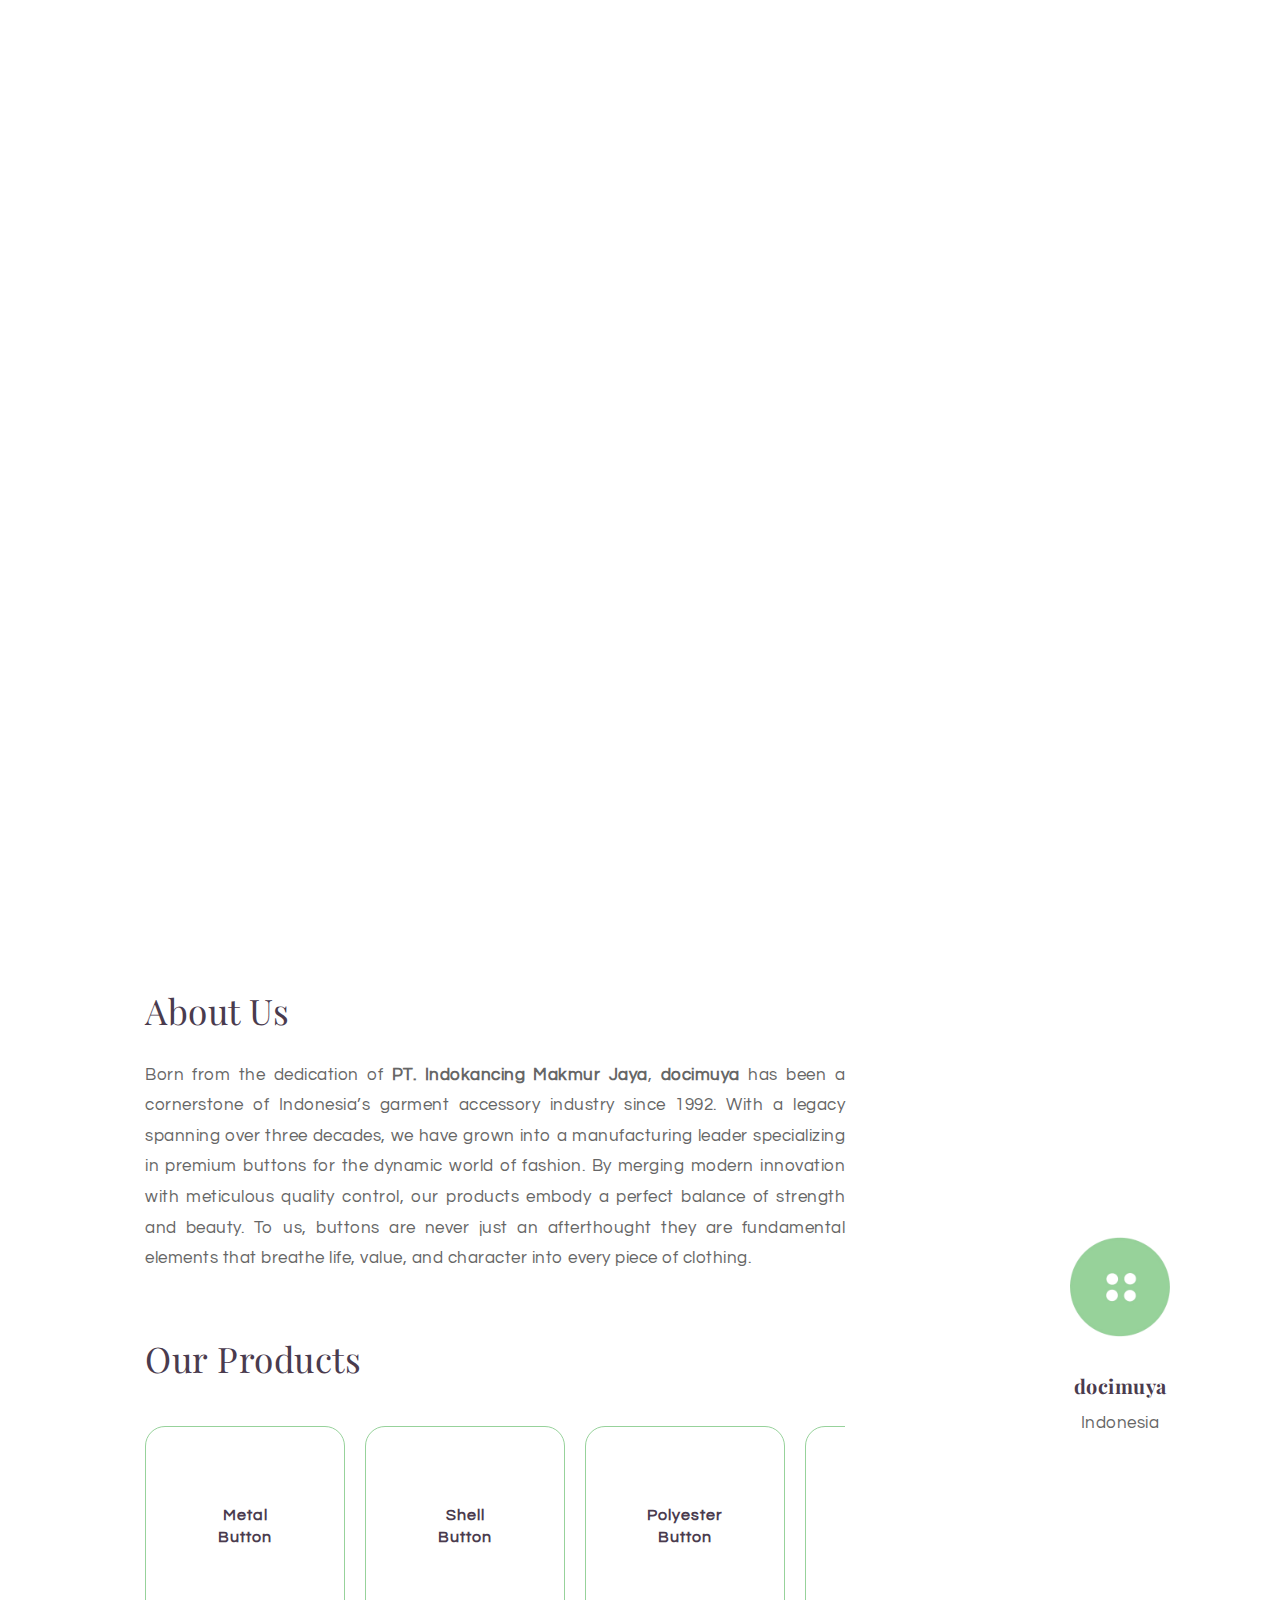
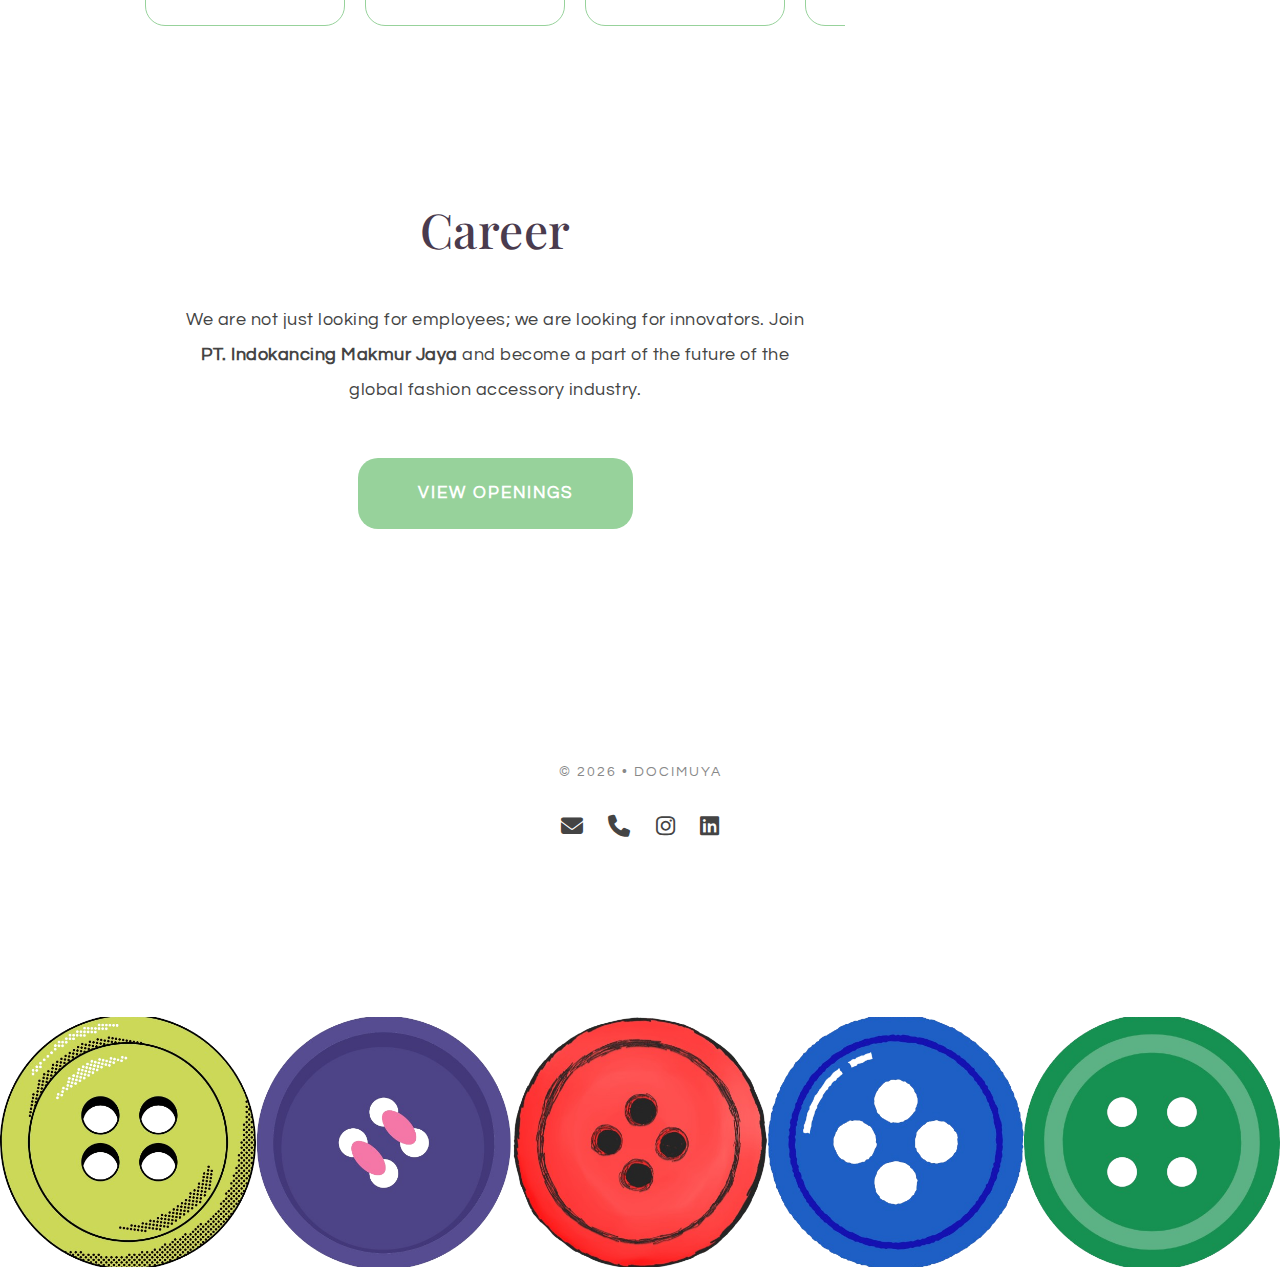
<file: index.html>
<!doctype html>
<html lang="id">
  <head>
    <meta charset="UTF-8" />
    <meta name="viewport" content="width=device-width, initial-scale=1.0" />
    <title>DOCIMUYA - PT. INDOKANCING MAKMUR JAYA</title>
    <link rel="preconnect" href="https://fonts.googleapis.com" />
    <link rel="preconnect" href="https://fonts.gstatic.com" crossorigin />
    <link
      href="https://fonts.googleapis.com/css2?family=Playfair+Display:ital,wght@0,400;0,600;1,400&family=Questrial&display=swap"
      rel="stylesheet"
    />
    <link
      rel="stylesheet"
      href="https://cdnjs.cloudflare.com/ajax/libs/font-awesome/6.5.1/css/all.min.css"
    />
    <link rel="stylesheet" href="css/index.css" />
  </head>
  <body>
    <nav>
      <a href="index.html" class="logo-container">
        <div class="logo-box">doci<br />muya</div>
      </a>

      <ul>
        <li>
          <a onclick="openNav()" class="menu-trigger">
            <img src="asset/11.png" alt="Menu" />
          </a>
        </li>
      </ul>
    </nav>

    <header id="dynamic-header"></header>

    <div id="myNav" class="overlay">
      <a href="javascript:void(0)" class="closebtn" onclick="closeNav()"
        >&times;</a
      >
      <div class="overlay-content">
        <a href="index.html">Home</a>
        <a href="product.html">Product</a>
        <a href="career.html">Career</a>
      </div>
    </div>

    <main>
      <div id="splash-screen">
        <div class="splash-buttons-row">
          <img src="asset/2.png" class="splash-btn-img" />
          <img src="asset/1.png" class="splash-btn-img" />
          <img src="asset/3.png" class="splash-btn-img" />
        </div>
      </div>

      <div id="content">
        <article class="card">
          <h2>About Us</h2>
          <p>
            Born from the dedication of
            <strong>PT. Indokancing Makmur Jaya</strong>,
            <strong>docimuya</strong>
            has been a cornerstone of Indonesia’s garment accessory industry
            since 1992. With a legacy spanning over three decades, we have grown
            into a manufacturing leader specializing in premium buttons for the
            dynamic world of fashion. By merging modern innovation with
            meticulous quality control, our products embody a perfect balance of
            strength and beauty. To us, buttons are never just an afterthought
            they are fundamental elements that breathe life, value, and
            character into every piece of clothing.
          </p>
        </article>

        <article class="card">
          <h2>Our Products</h2>
          <div class="product-scroll-container">
            <div class="product-card">
              <h3>Metal<br />Button</h3>
            </div>
            <div class="product-card">
              <h3>Shell<br />Button</h3>
            </div>
            <div class="product-card">
              <h3>Polyester<br />Button</h3>
            </div>
            <div class="product-card">
              <h3>Resin<br />Button</h3>
            </div>
            <div class="product-card">
              <h3>Wooden<br />Button</h3>
            </div>
            <div class="see-all-card">
              <a href="product.html" class="see-all-btn">
                See All <i class="fa-solid fa-arrow-right"></i>
              </a>
            </div>
          </div>
        </article>

        <article class="career-showcase">
          <div class="career-inner">
            <h2>Career</h2>
            <p>
              We are not just looking for employees; we are looking for
              innovators. Join <strong>PT. Indokancing Makmur Jaya</strong> and
              become a part of the future of the global fashion accessory
              industry.
            </p>
            <a href="carier.html" class="glass-btn"> View Openings </a>
          </div>
        </article>
      </div>

      <aside>
        <article class="card profile">
          <figure>
            <img src="asset/11.png" />
          </figure>
          <h3>docimuya</h3>
          <p>Indonesia</p>
        </article>
      </aside>
    </main>

    <footer>
      <p>&#169; 2026 &bull; docimuya</p>
      <div class="social-icons">
        <i class="fa-solid fa-envelope"></i>
        <i class="fa-solid fa-phone"></i>
        <i class="fa-brands fa-instagram"></i>
        <i class="fa-brands fa-linkedin"></i>
      </div>

      <div class="footer-img">
        <img src="asset/2.png" />
        <img src="asset/1.png" />
        <img src="asset/3.png" />
        <img src="asset/9.png" />
        <img src="asset/4.png" />
      </div>
    </footer>

    <script src="js/index.js"></script>
  </body>
</html>
</file>
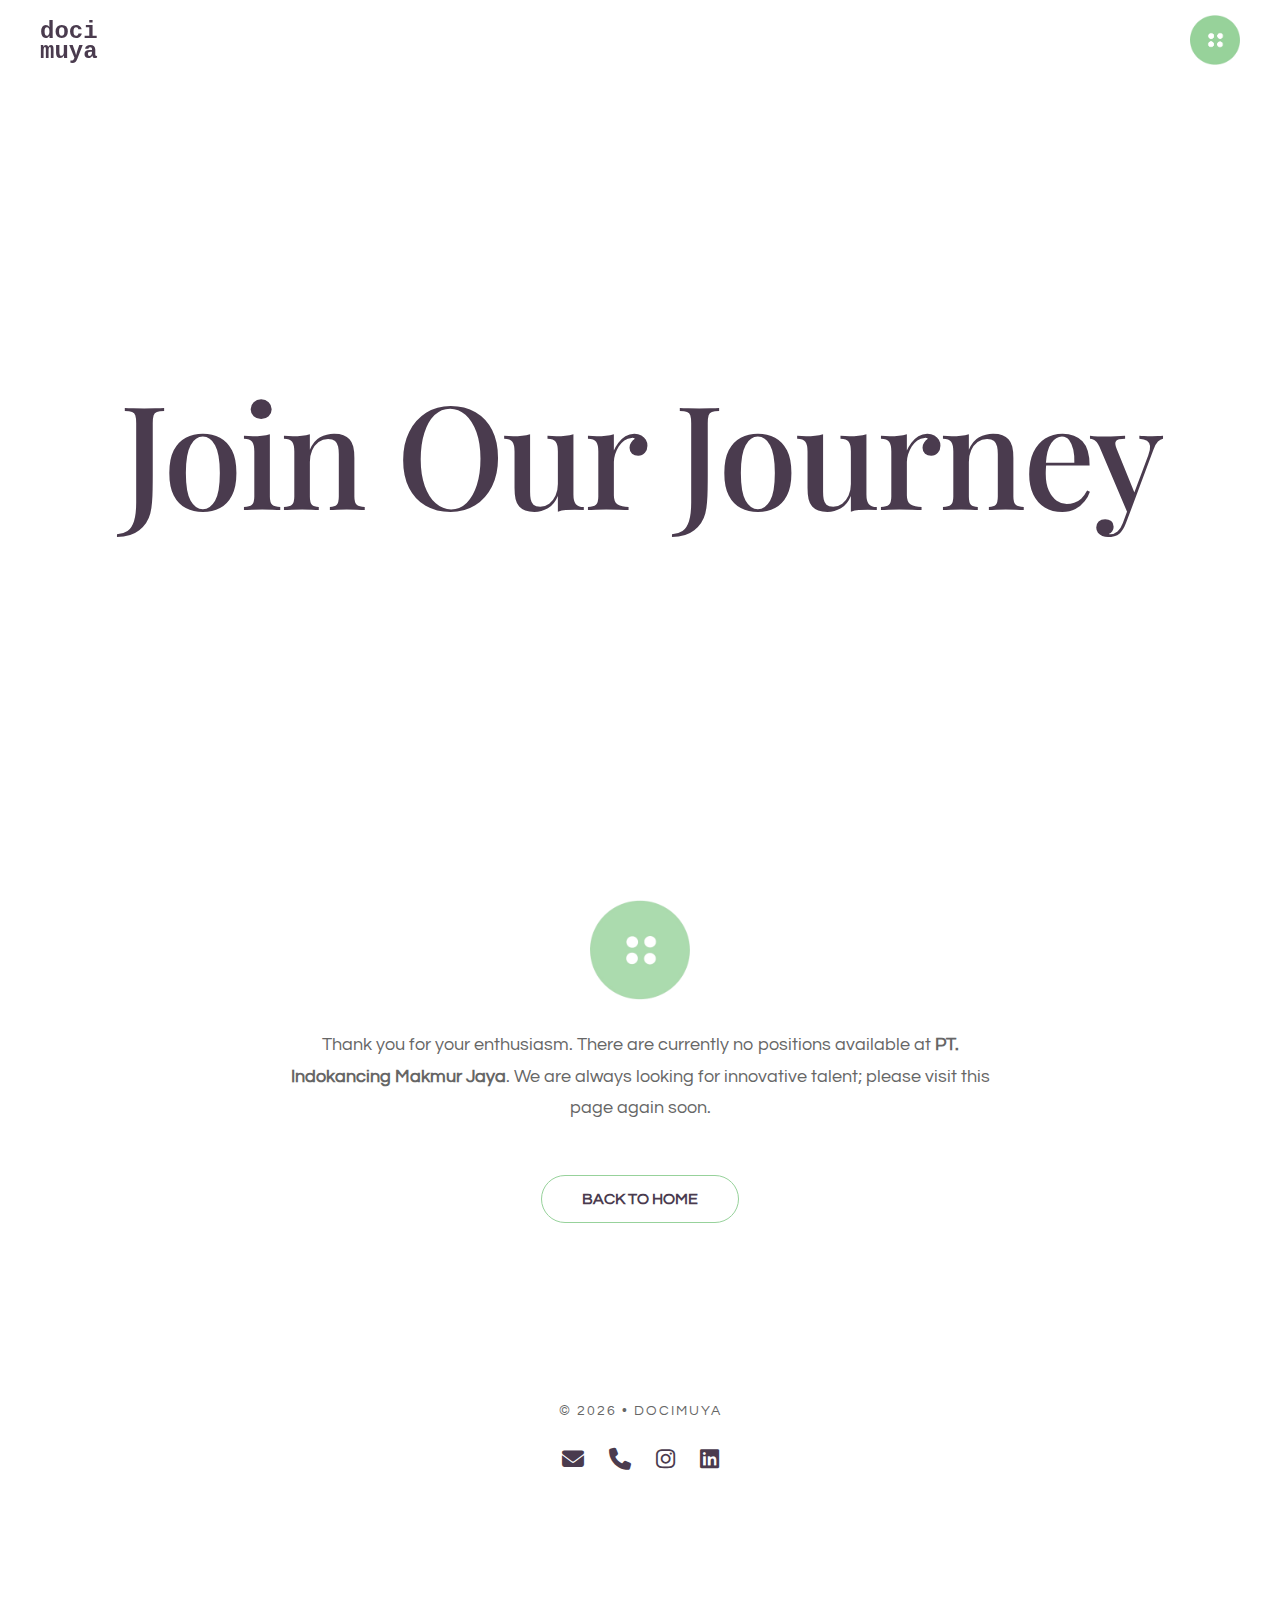
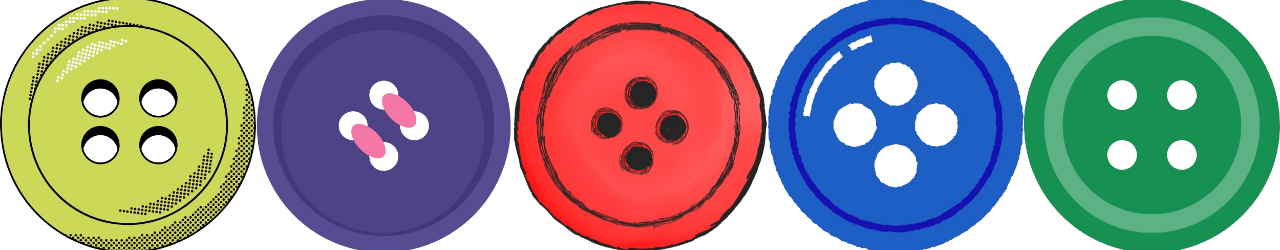
<file: career.html>
<!doctype html>
<html lang="id">
  <head>
    <meta charset="UTF-8" />
    <meta name="viewport" content="width=device-width, initial-scale=1.0" />
    <title>DOCIMUYA - PT. INDOKANCING MAKMUR JAYA</title>
    <link rel="preconnect" href="https://fonts.googleapis.com" />
    <link rel="preconnect" href="https://fonts.gstatic.com" crossorigin />
    <link
      href="https://fonts.googleapis.com/css2?family=Playfair+Display:wght@400;600&family=Questrial&display=swap"
      rel="stylesheet"
    />
    <link
      rel="stylesheet"
      href="https://cdnjs.cloudflare.com/ajax/libs/font-awesome/6.5.1/css/all.min.css"
    />
    <link rel="stylesheet" href="css/career.css" />
  </head>
  <body>
    <nav>
      <a href="index.html" style="text-decoration: none"
        ><div class="logo-box">doci<br />muya</div></a
      >
      <div class="menu-trigger" onclick="openNav()">
        <img src="asset/11.png" alt="Menu" />
      </div>
    </nav>

    <div id="myNav" class="overlay">
      <a href="javascript:void(0)" class="closebtn" onclick="closeNav()"
        >&times;</a
      >
      <div class="overlay-content">
        <a href="index.html">Home</a>
        <a href="product.html">Product</a>
        <a href="career.html">Career</a>
      </div>
    </div>

    <main>
      <div class="full-screen-header">
        <h2>Join Our Journey</h2>
      </div>

      <div class="content-area">
        <img src="asset/11.png" class="empty-icon" alt="Icon" />
        <p style="font-size: 1.1rem; line-height: 1.8; color: #666">
          Thank you for your enthusiasm. There are currently no positions
          available at <strong>PT. Indokancing Makmur Jaya</strong>. We are
          always looking for innovative talent; please visit this page again
          soon.
        </p>
        <a href="index.html" class="back-btn">Back to Home</a>
      </div>
    </main>

    <footer>
      <p>&#169; 2026 &bull; docimuya</p>
      <div class="social-icons">
        <i class="fa-solid fa-envelope"></i>
        <i class="fa-solid fa-phone"></i>
        <i class="fa-brands fa-instagram"></i>
        <i class="fa-brands fa-linkedin"></i>
      </div>
      <div class="footer-img">
        <img src="asset/2.png" />
        <img src="asset/1.png" />
        <img src="asset/3.png" />
        <img src="asset/9.png" />
        <img src="asset/4.png" />
      </div>
    </footer>

    <script src="js/index.js"></script>
  </body>
</html>
</file>
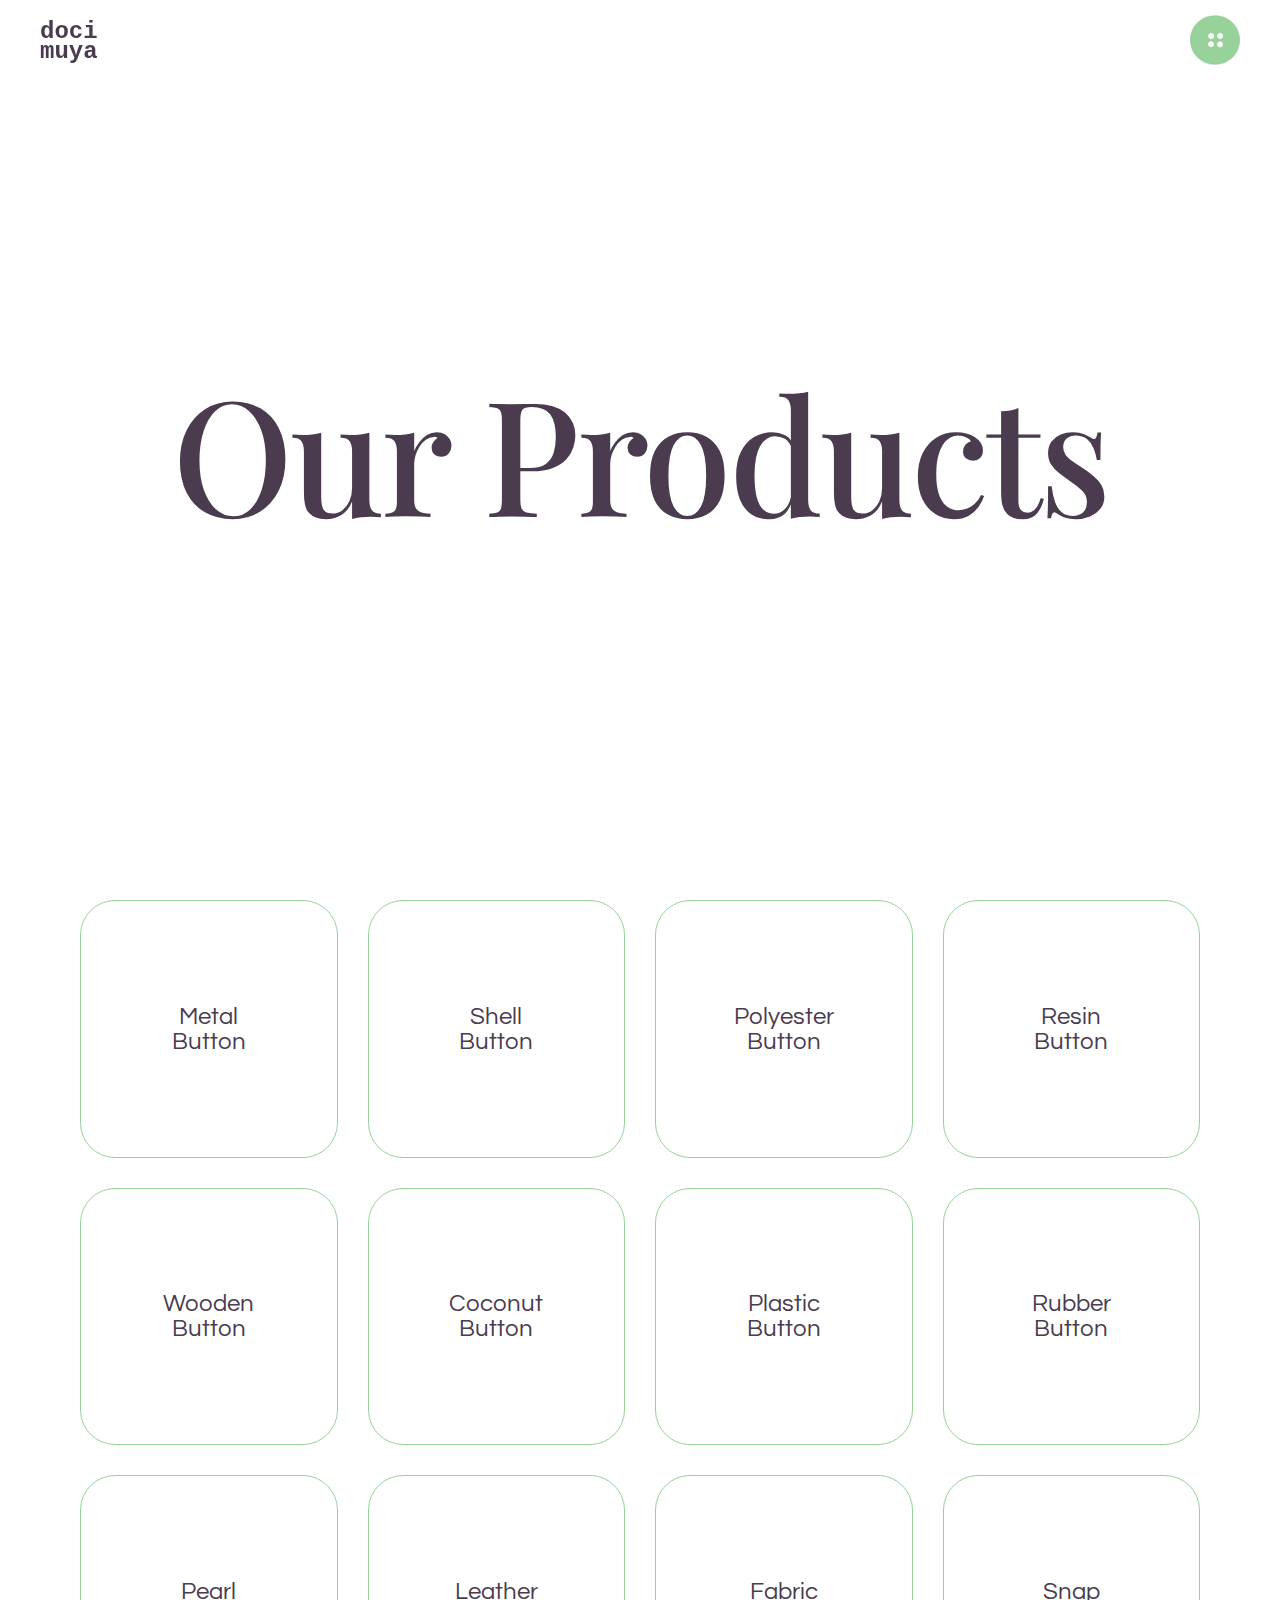
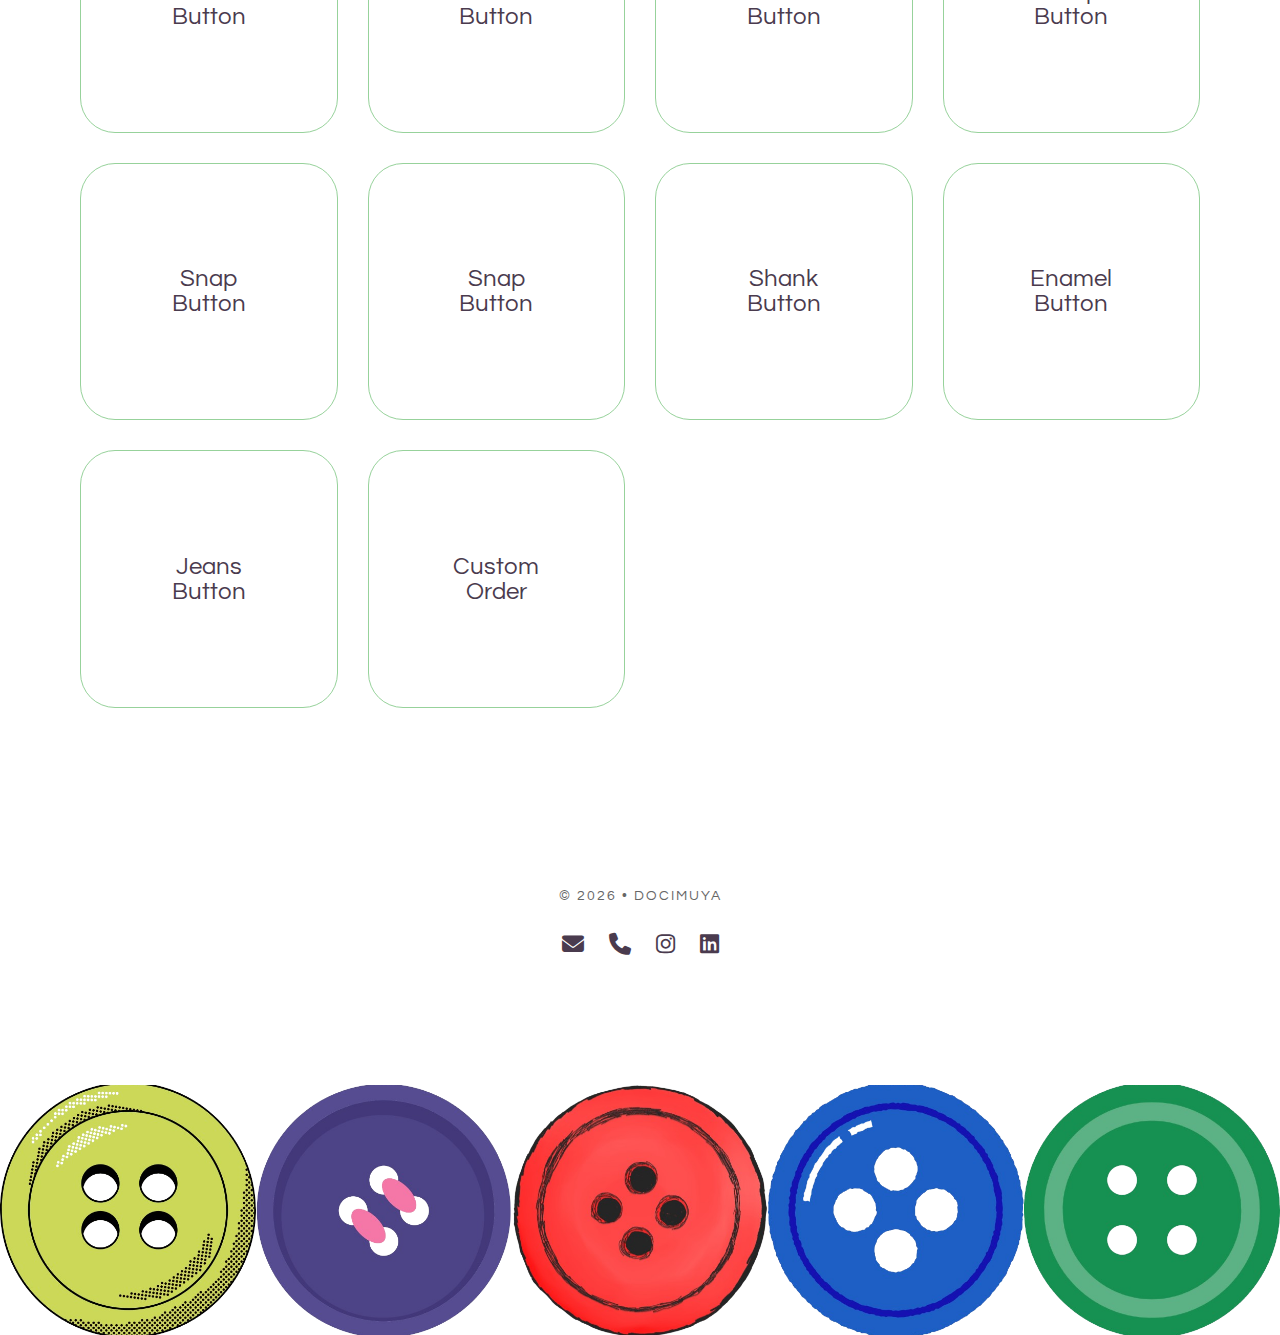
<file: product.html>
<!doctype html>
<html lang="id">
  <head>
    <meta charset="UTF-8" />
    <meta name="viewport" content="width=device-width, initial-scale=1.0" />
    <title>DOCIMUYA - PT. INDOKANCING MAKMUR JAYA</title>
    <link rel="preconnect" href="https://fonts.googleapis.com" />
    <link rel="preconnect" href="https://fonts.gstatic.com" crossorigin />
    <link
      href="https://fonts.googleapis.com/css2?family=Playfair+Display:wght@400;600&family=Questrial&display=swap"
      rel="stylesheet"
    />
    <link
      rel="stylesheet"
      href="https://cdnjs.cloudflare.com/ajax/libs/font-awesome/6.5.1/css/all.min.css"
    />
    <link rel="stylesheet" href="css/product.css" />
  </head>
  <body>
    <nav>
      <a href="index.html" style="text-decoration: none"
        ><div class="logo-box">doci<br />muya</div></a
      >
      <div class="menu-trigger" onclick="openNav()">
        <img src="asset/11.png" alt="Menu" />
      </div>
    </nav>

    <div id="myNav" class="overlay">
      <a href="javascript:void(0)" class="closebtn" onclick="closeNav()"
        >&times;</a
      >
      <div class="overlay-content">
        <a href="index.html">Home</a>
        <a href="product.html">Product</a>
        <a href="career.html">Career</a>
      </div>
    </div>

    <main>
      <div class="full-screen-header">
        <h2>Our Products</h2>
      </div>

      <div class="content-area">
        <div class="product-grid">
          <div class="product-card">
            <h3>Metal<br />Button</h3>
          </div>
          <div class="product-card">
            <h3>Shell<br />Button</h3>
          </div>
          <div class="product-card">
            <h3>Polyester<br />Button</h3>
          </div>
          <div class="product-card">
            <h3>Resin<br />Button</h3>
          </div>
          <div class="product-card">
            <h3>Wooden<br />Button</h3>
          </div>
          <div class="product-card">
            <h3>Coconut<br />Button</h3>
          </div>
          <div class="product-card">
            <h3>Plastic<br />Button</h3>
          </div>
          <div class="product-card">
            <h3>Rubber<br />Button</h3>
          </div>
          <div class="product-card">
            <h3>Pearl<br />Button</h3>
          </div>
          <div class="product-card">
            <h3>Leather<br />Button</h3>
          </div>
          <div class="product-card">
            <h3>Fabric<br />Button</h3>
          </div>
          <div class="product-card">
            <h3>Snap<br />Button</h3>
          </div>
          <div class="product-card">
            <h3>Snap<br />Button</h3>
          </div>
          <div class="product-card">
            <h3>Snap<br />Button</h3>
          </div>
          <div class="product-card">
            <h3>Shank<br />Button</h3>
          </div>
          <div class="product-card">
            <h3>Enamel<br />Button</h3>
          </div>
          <div class="product-card">
            <h3>Jeans<br />Button</h3>
          </div>
          <div class="product-card">
            <h3>Custom<br />Order</h3>
          </div>
        </div>
      </div>
    </main>

    <footer>
      <p>&#169; 2026 &bull; docimuya</p>
      <div class="social-icons">
        <i class="fa-solid fa-envelope"></i>
        <i class="fa-solid fa-phone"></i>
        <i class="fa-brands fa-instagram"></i>
        <i class="fa-brands fa-linkedin"></i>
      </div>
      <div class="footer-img">
        <img src="asset/2.png" />
        <img src="asset/1.png" />
        <img src="asset/3.png" />
        <img src="asset/9.png" />
        <img src="asset/4.png" />
      </div>
    </footer>

    <script src="js/index.js"></script>
  </body>
</html>
</file>
<file: css/index.css>
:root {
  --bg-color: #ffffff;
  --text-main: #444444;
  --text-p: #666;
  --text-heading: #4a3b4e;
  --accent-green: #97d29b;
}

* {
  box-sizing: border-box;
}

body {
  margin: 0;
  padding: 0;
  background-color: var(--bg-color);
  color: var(--text-main);
  font-family: "Questrial", sans-serif;
  font-size: 17px;
  line-height: 1.8;
  letter-spacing: 0.5px;
}

#splash-screen {
  position: fixed;
  top: 0;
  left: 0;
  width: 100%;
  height: 100%;
  background-color: var(--bg-color);
  display: flex;
  justify-content: center;
  align-items: center;
  z-index: 10000;
  transition:
    opacity 1s cubic-bezier(0.4, 0, 0.2, 1),
    visibility 1s;
}

.splash-buttons-row {
  display: flex;
  gap: 30px;
  align-items: center;
}

.splash-btn-img {
  width: 60px;
  height: 60px;
  object-fit: contain;
  opacity: 0;
  transform: scale(0.5);
  animation: buttonAppear 0.6s ease-out forwards;
}

.splash-btn-img:nth-child(1) {
  animation-delay: 0.3s;
}
.splash-btn-img:nth-child(2) {
  animation-delay: 0.6s;
}
.splash-btn-img:nth-child(3) {
  animation-delay: 0.9s;
}

@keyframes buttonAppear {
  0% {
    opacity: 0;
    transform: scale(0.5) translateY(10px);
  }
  100% {
    opacity: 1;
    transform: scale(1) translateY(0);
  }
}

.splash-hidden {
  opacity: 0;
  visibility: hidden;
}

h2,
h3 {
  font-family: "Playfair Display", serif;
  color: var(--text-heading);
}

nav {
  position: fixed;
  top: 0;
  width: 100%;
  padding: 15px 40px;
  z-index: 100;
  display: flex;
  justify-content: space-between;
  align-items: center;
  transition: 0.3s;
  background: transparent;
}

.logo-container {
  text-decoration: none !important;
  outline: none;
  display: inline-block;
}

.logo-box {
  background-color: transparent;
  color: var(--text-heading) !important;
  font-family: "Courier New", Courier, monospace;
  font-size: 1.5rem;
  font-weight: 900;
  text-transform: lowercase;
  text-decoration: none !important;
  border: none !important;
  line-height: 0.8;
  width: 80px;
  height: 80px;
  display: flex;
  flex-direction: column;
  justify-content: center;
  align-items: center;
  text-align: center;
  box-sizing: border-box;
}

/* --- BUTTON PROFILE DI NAV --- */
.nav-profile-btn {
  text-decoration: none;
  display: inline-block;
  padding: 10px 25px;
  border: 1px solid var(--text-heading); /* Garis pinggir tipis */
  border-radius: 50px; /* Bentuk lonjong (Pill shape) */
  color: var(--text-heading);
  font-family: "Questrial", sans-serif;
  font-weight: 600;
  font-size: 0.9rem;
  transition: all 0.3s ease;
  background-color: transparent;
}

.nav-profile-btn:hover {
  background-color: var(--accent-green);
  border-color: var(--accent-green);
  color: var(--bg-color);
  transform: translateY(-2px);
  box-shadow: 0 5px 15px rgba(151, 210, 155, 0.4);
}

nav ul {
  display: flex;
  gap: 20px;
  align-items: center;
  list-style: none;
  margin: 0;
  padding: 0;
}

nav ul {
  display: flex;
  gap: 30px;
  list-style: none;
  margin: 0;
  padding: 0;
}

.menu-trigger {
  display: inline-block;
  width: 50px;
  height: 50px;
  cursor: pointer;
}

.menu-trigger img {
  width: 100%;
  height: 100%;
  object-fit: contain;
}

header {
  position: relative;
  height: 100vh;
  min-height: 400px;
  overflow: hidden;
  background-color: var(--bg-color);
  background-image: radial-gradient(#86d28b 0.5px, transparent 0.5px);
  background-size: 20px 20px;
}

.floating-img {
  position: absolute;
  border-radius: 50%;
  transition: transform 0.1s;
  will-change: top, left;
}

.overlay {
  height: 100%;
  width: 0;
  position: fixed;
  z-index: 9999;
  top: 0;
  right: 0;
  background: var(--bg-color);
  overflow-x: hidden;
  transition: 0.5s cubic-bezier(0.77, 0, 0.175, 1);
  display: flex;
  flex-direction: column;
  justify-content: center;
  align-items: center;
  text-align: center;
}

.overlay a {
  padding: 10px;
  text-decoration: none;
  font-size: 24px;
  font-family: "Questrial", serif;
  color: var(--text-heading);
  display: block;
  transition: 0.3s;
}

.overlay .closebtn {
  position: absolute;
  top: 20px;
  right: 45px;
  font-size: 50px;
  font-family: "Questrial", sans-serif;
  cursor: pointer;
}

main {
  width: 100%;
  margin: 0;
  padding-left: 30px;
  padding-right: 0;
  background-color: var(--bg-color);
  display: flex;
  justify-content: space-between;
  align-items: flex-start;
  gap: 0;
}

#content {
  flex: 1;
  max-width: 800px;
  margin-left: auto;
  margin-right: auto;
  display: flex;
  flex-direction: column;
  padding: 50px;
}

.card {
  background: transparent;
  padding: 0;
  border: none;
  box-shadow: none;
}

.card h2 {
  font-size: 2.2rem;
  margin-bottom: 1rem;
  font-weight: 400;
}

.card p {
  color: var(--text-p);
  margin-bottom: 1.5rem;
  text-align: justify;
}

.product-scroll-container {
  display: flex;
  overflow-x: auto;
  gap: 20px;
  padding: 20px 0;
  scroll-behavior: smooth;
  scrollbar-width: none;
}

.product-scroll-container::-webkit-scrollbar {
  display: none;
}

.product-card {
  min-width: 200px;
  height: 200px;
  flex: 0 0 auto;
  background-color: var(--bg-color);
  border: 1px solid var(--accent-green);
  border-radius: 20px;
  display: flex;
  flex-direction: column;
  justify-content: center;
  align-items: center;
  text-align: center;
  padding: 20px;
  transition: all 0.3s ease;
  cursor: pointer;
}

.product-card:hover {
  transform: translateY(-5px);
  box-shadow: 0 5px 15px rgba(0, 0, 0, 0.05);
}

/* Gaya Teks di Dalam Kartu */
.product-card h3 {
  font-family: "Questrial", sans-serif;
  font-size: 1rem;
  color: var(--text-heading);
  margin: 0;
  line-height: 1.4;
  letter-spacing: 1px;
}

.see-all-card {
  min-width: 150px;
  display: flex;
  justify-content: center;
  align-items: center;
}

.see-all-btn {
  text-decoration: none;
  color: var(--text-heading);
  font-weight: 600;
  font-size: 0.9rem;
  text-transform: uppercase;
  letter-spacing: 1px;
}

.career-showcase {
  padding: 100px 40px;
  background-color: var(--bg-color);
  display: flex;
  justify-content: center;
  align-items: center;
  border-radius: 20px;
}

.career-inner {
  max-width: 700px;
  text-align: center;
}

.career-inner h2 {
  font-size: 3rem;
  margin-bottom: 30px;
  font-weight: 500;
}

.career-inner p {
  font-size: 1.1rem;
  color: var(--text-main);
  margin-bottom: 50px;
  line-height: 2;
  text-align: center !important;
}

.glass-btn {
  display: inline-block;
  padding: 20px 60px;
  background-color: var(--accent-green);
  color: var(--bg-color) !important;
  text-decoration: none !important;
  font-family: "Questrial", sans-serif;
  font-weight: 600;
  letter-spacing: 2px;
  text-transform: uppercase;
  border-radius: 20px;
  transition: all 0.4s ease;
}

.glass-btn:hover {
  background-color: transparent;
  color: var(--text-heading) !important;
  box-shadow: 0 10px 30px rgba(0, 0, 0, 0.1);
  transform: translateY(-3px);
}

aside {
  position: sticky;
  top: 0;
  right: 0;
  height: 100vh;
  width: 320px;
  background-color: var(--bg-color);
  flex-shrink: 0;
}

aside h3 {
  margin-bottom: 5px;
}

aside p {
  margin-top: 0;
}

.profile {
  height: 100%;
  display: flex;
  flex-direction: column;
  justify-content: center;
  align-items: center;
  text-align: center;
}

.profile figure {
  margin: 0;
  padding: 0;
}

.profile img {
  width: 100px;
  height: 100px;
  object-fit: cover;
}

footer {
  text-align: center;
  padding: 80px 0 0 0;
  background-color: var(--bg-color);
  display: flex;
  flex-direction: column;
  align-items: center;
  gap: 30px;
}

footer p {
  margin: 0;
  font-size: 0.9rem;
  color: #888;
  letter-spacing: 2px;
  text-transform: uppercase;
}

.social-icons {
  display: flex;
  gap: 25px;
  justify-content: center;
  align-items: center;
}

.social-icons i {
  font-size: 22px;
  padding-bottom: 100px;
}

.footer-img {
  display: flex;
  width: 100%;
  gap: 0;
  margin-top: 50px;
  overflow: hidden;
}

.footer-img img {
  flex: 1;
  height: 250px;
  width: 20%;
  object-fit: cover;
  transition: filter 0.3s;
}

/* =========================================
   RESPONSIVE MEDIA QUERIES
   (Tambahkan di bagian paling bawah file css)
   ========================================= */

/* Tablet & Laptop Kecil (Max Width 1024px) */
@media (max-width: 1024px) {
  main {
    padding-left: 0; /* Hapus padding kiri bawaan desktop */
  }

  #content {
    padding: 40px; /* Kurangi padding konten */
  }
}

/* Mobile & Tablet Portrait (Max Width 768px) */
@media (max-width: 768px) {
  /* 1. Ubah Layout Utama jadi Vertikal (Atas-Bawah) */
  main {
    flex-direction: column;
    width: 100%;
    padding: 0;
  }

  /* 2. Sesuaikan Header */
  nav {
    padding: 15px 20px; /* Navigasi lebih rapat ke pinggir */
  }

  /* 3. Konten Utama */
  #content {
    width: 100%;
    padding: 40px 20px; /* Beri jarak kiri-kanan agar teks tidak nempel layar */
    gap: 60px; /* Kurangi jarak antar artikel */
  }

  .card h2 {
    font-size: 2rem; /* Kecilkan judul artikel */
  }

  /* 4. Sidebar Profile (Pindah ke Bawah) */
  aside {
    width: 100%;
    height: auto; /* Tidak lagi full height */
    position: relative; /* Tidak lagi sticky */
    top: 0;
    padding: 60px 20px;
    background-color: #fafafa; /* Beri sedikit warna beda agar terpisah */
    border-top: 1px solid #eee;
  }

  /* 5. Splash Screen (Agar tidak kepotong di HP kecil) */
  .splash-buttons-row {
    gap: 15px;
  }

  .splash-btn-img {
    width: 45px;
    height: 45px;
  }

  /* 6. Footer Image */
  .footer-img img {
    height: 100px; /* Kurangi tinggi gambar footer */
  }

  /* 7. Career Section */
  .career-inner h2 {
    font-size: 2.2rem;
  }

  .glass-btn {
    padding: 15px 40px;
    width: 100%; /* Tombol jadi lebar penuh di HP */
    text-align: center;
  }
}

/* Mobile Kecil (Max Width 480px) */
@media (max-width: 480px) {
  /* Judul lebih kecil lagi */
  .card h2 {
    font-size: 1.8rem;
  }

  /* Sesuaikan text justify agar tidak bolong-bolong di layar sempit */
  .card p {
    text-align: left;
  }
}
</file>
<file: css/career.css>
:root {
  --bg-color: #ffffff;
  --text-heading: #4a3b4e;
  --accent-green: #97d29b;
  --text-p: #666;
}
* {
  box-sizing: border-box;
  margin: 0;
  padding: 0;
}
body {
  background-color: var(--bg-color);
  font-family: "Questrial", sans-serif;
  color: var(--text-p);
  overflow-x: hidden;
}

nav {
  position: fixed;
  top: 0;
  width: 100%;
  padding: 15px 40px;
  z-index: 100;
  display: flex;
  justify-content: space-between;
  align-items: center;
  background: transparent;
}
.logo-box {
  font-family: "Courier New", monospace;
  font-size: 1.5rem;
  font-weight: 900;
  color: var(--text-heading);
  text-align: center;
  line-height: 0.8;
}

.menu-trigger {
  width: 50px;
  cursor: pointer;
}
.menu-trigger img {
  width: 100%;
}

.overlay {
  height: 100%;
  width: 0;
  position: fixed;
  z-index: 9999;
  top: 0;
  right: 0;
  background-color: var(--bg-color);
  overflow-x: hidden;
  transition: 0.5s;
  display: flex;
  flex-direction: column;
  justify-content: center;
  align-items: center;
  text-align: center;
}

.overlay a {
  padding: 15px;
  text-decoration: none;
  font-size: 24px;
  color: var(--text-heading);
  display: block;
  transition: 0.3s;
  font-family: "Questrial", serif;
}

.overlay .closebtn {
  position: absolute;
  top: 20px;
  right: 45px;
  font-size: 60px;
  cursor: pointer;
}

main {
  width: 100%;
  display: flex;
  flex-direction: column;
  align-items: center;
}

.full-screen-header {
  height: 100vh;
  width: 100%;
  display: flex;
  justify-content: center;
  align-items: center;
}
.full-screen-header h2 {
  font-family: "Playfair Display", serif;
  font-size: clamp(3rem, 12vw, 9rem);
  color: var(--text-heading);
  font-weight: 500;
  text-align: center;
  letter-spacing: -3px;
  animation: fadeInUp 1.2s forwards;
}

.content-area {
  width: 100%;
  max-width: 800px;
  padding: 0 40px 100px 40px;
  text-align: center;
  display: flex;
  flex-direction: column;
  align-items: center;
}
.empty-icon {
  width: 100px;
  opacity: 0.8;
  margin-bottom: 30px;
}

.back-btn {
  padding: 15px 40px;
  border: 1px solid var(--accent-green);
  border-radius: 50px;
  text-decoration: none;
  color: var(--text-heading);
  font-weight: 600;
  text-transform: uppercase;
  transition: 0.3s;
  margin-top: 50px;
}
.back-btn:hover {
  background-color: var(--accent-green);
  color: var(--bg-color);
}

@keyframes fadeInUp {
  from {
    opacity: 0;
    transform: translateY(50px);
  }
  to {
    opacity: 1;
    transform: translateY(0);
  }
}

footer {
  padding: 80px 0 0 0;
  text-align: center;
  display: flex;
  flex-direction: column;
  align-items: center;
  gap: 30px;
  background: var(--bg-color);
}

footer p {
  margin: 0;
  font-size: 0.9rem;
  color: var(--text-p);
  letter-spacing: 2px;
  text-transform: uppercase;
}

.social-icons {
  display: flex;
  gap: 25px;
  font-size: 22px;
  color: var(--text-heading);
}

.footer-img {
  display: flex;
  width: 100%;
  margin-top: 100px;
}

.footer-img img {
  flex: 1;
  height: 250px;
  width: 20%;
  object-fit: cover;
}

@media (max-width: 1024px) {
  .content-area {
    padding: 0 30px 80px 30px;
    max-width: 90%;
  }
}

@media (max-width: 768px) {
  nav {
    padding: 15px 20px;
  }

  .full-screen-header {
    height: 70vh;
    padding: 0 20px;
  }
  .full-screen-header h2 {
    font-size: 3rem;
    letter-spacing: -1px;
  }

  .content-area {
    padding: 0 20px 60px 20px;
  }

  .empty-icon {
    width: 80px;
    margin-bottom: 20px;
  }

  .overlay .closebtn {
    right: 20px;
    top: 15px;
    font-size: 50px;
  }

  .footer-img {
    margin-top: 60px;
  }
  .footer-img img {
    height: 100px;
  }
}
</file>
<file: css/product.css>
:root {
  --bg-color: #ffffff;
  --text-heading: #4a3b4e;
  --accent-green: #97d29b;
  --text-p: #666;
}
* {
  box-sizing: border-box;
  margin: 0;
  padding: 0;
}
body {
  background-color: var(--bg-color);
  font-family: "Questrial", sans-serif;
  color: var(--text-p);
  overflow-x: hidden;
}

nav {
  position: fixed;
  top: 0;
  width: 100%;
  padding: 15px 40px;
  z-index: 100;
  display: flex;
  justify-content: space-between;
  align-items: center;
  background: transparent;
}
.logo-box {
  font-family: "Courier New", monospace;
  font-size: 1.5rem;
  font-weight: 900;
  color: var(--text-heading);
  text-align: center;
  line-height: 0.8;
}
.menu-trigger {
  width: 50px;
  cursor: pointer;
}
.menu-trigger img {
  width: 100%;
}

.overlay {
  height: 100%;
  width: 0;
  position: fixed;
  z-index: 9999;
  top: 0;
  right: 0;
  background-color: var(--bg-color);
  overflow-x: hidden;
  transition: 0.5s;
  display: flex;
  flex-direction: column;
  justify-content: center;
  align-items: center;
  text-align: center;
}
.overlay a {
  padding: 15px;
  text-decoration: none;
  font-size: 24px;
  color: var(--text-heading);
  display: block;
  transition: 0.3s;
  font-family: "Questrial", sans-serif;
}

.overlay .closebtn {
  position: absolute;
  top: 20px;
  right: 45px;
  font-size: 60px;
  cursor: pointer;
}

main {
  width: 100%;
  display: flex;
  flex-direction: column;
  align-items: center;
}

.full-screen-header {
  height: 100vh;
  width: 100%;
  display: flex;
  justify-content: center;
  align-items: center;
}
.full-screen-header h2 {
  font-family: "Playfair Display", serif;
  font-size: clamp(4rem, 15vw, 10rem);
  color: var(--text-heading);
  font-weight: 500;
  text-align: center;
  letter-spacing: -3px;
  animation: fadeInUp 1.2s forwards;
}

.content-area {
  width: 100%;
  max-width: 1200px;
  padding: 0 40px 100px 40px;
}

.product-grid {
  display: grid;
  grid-template-columns: repeat(4, 1fr);
  gap: 30px;
  width: 100%;
}

.product-card {
  background: var(--bg-color);
  border: 1px solid var(--accent-green);
  border-radius: 35px;
  aspect-ratio: 1/1;
  display: flex;
  justify-content: center;
  align-items: center;
  padding: 20px;
  transition: 0.4s;
  cursor: pointer;
  text-align: center;
}
.product-card:hover {
  transform: translateY(-10px);
  box-shadow: 0 15px 35px rgba(151, 210, 155, 0.2);
}
.product-card h3 {
  font-family: "Questrial", sans-serif;
  font-size: 1.5rem;
  color: var(--text-heading);
  font-weight: 500;
}

@keyframes fadeInUp {
  from {
    opacity: 0;
    transform: translateY(50px);
  }
  to {
    opacity: 1;
    transform: translateY(0);
  }
}

footer {
  padding: 80px 0 0 0;
  text-align: center;
  display: flex;
  flex-direction: column;
  align-items: center;
  gap: 30px;
  background: var(--bg-color);
}
footer p {
  margin: 0;
  font-size: 0.9rem;
  color: var(--text-p);
  letter-spacing: 2px;
  text-transform: uppercase;
}

.social-icons {
  display: flex;
  gap: 25px;
  font-size: 22px;
  color: var(--text-heading);
}

.footer-img {
  display: flex;
  width: 100%;
  margin-top: 100px;
}

.footer-img img {
  flex: 1;
  height: 250px;
  width: 20%;
  object-fit: cover;
}

@media (max-width: 1024px) {
  .product-grid {
    grid-template-columns: repeat(2, 1fr);
    gap: 25px;
  }

  .content-area {
    padding: 0 30px 80px 30px;
  }
}

@media (max-width: 768px) {
  .full-screen-header {
    height: 70vh;
    padding: 0 20px;
  }

  .full-screen-header h2 {
    font-size: 3.5rem;
    letter-spacing: -1px;
  }

  .product-grid {
    grid-template-columns: 1fr;
    gap: 20px;
  }

  .content-area {
    padding: 0 20px 60px 20px;
  }

  nav {
    padding: 15px 20px;
  }

  .footer-img {
    margin-top: 60px;
  }

  .footer-img img {
    height: 100px;
  }

  .overlay .closebtn {
    right: 20px;
    top: 20px;
  }
}
</file>
